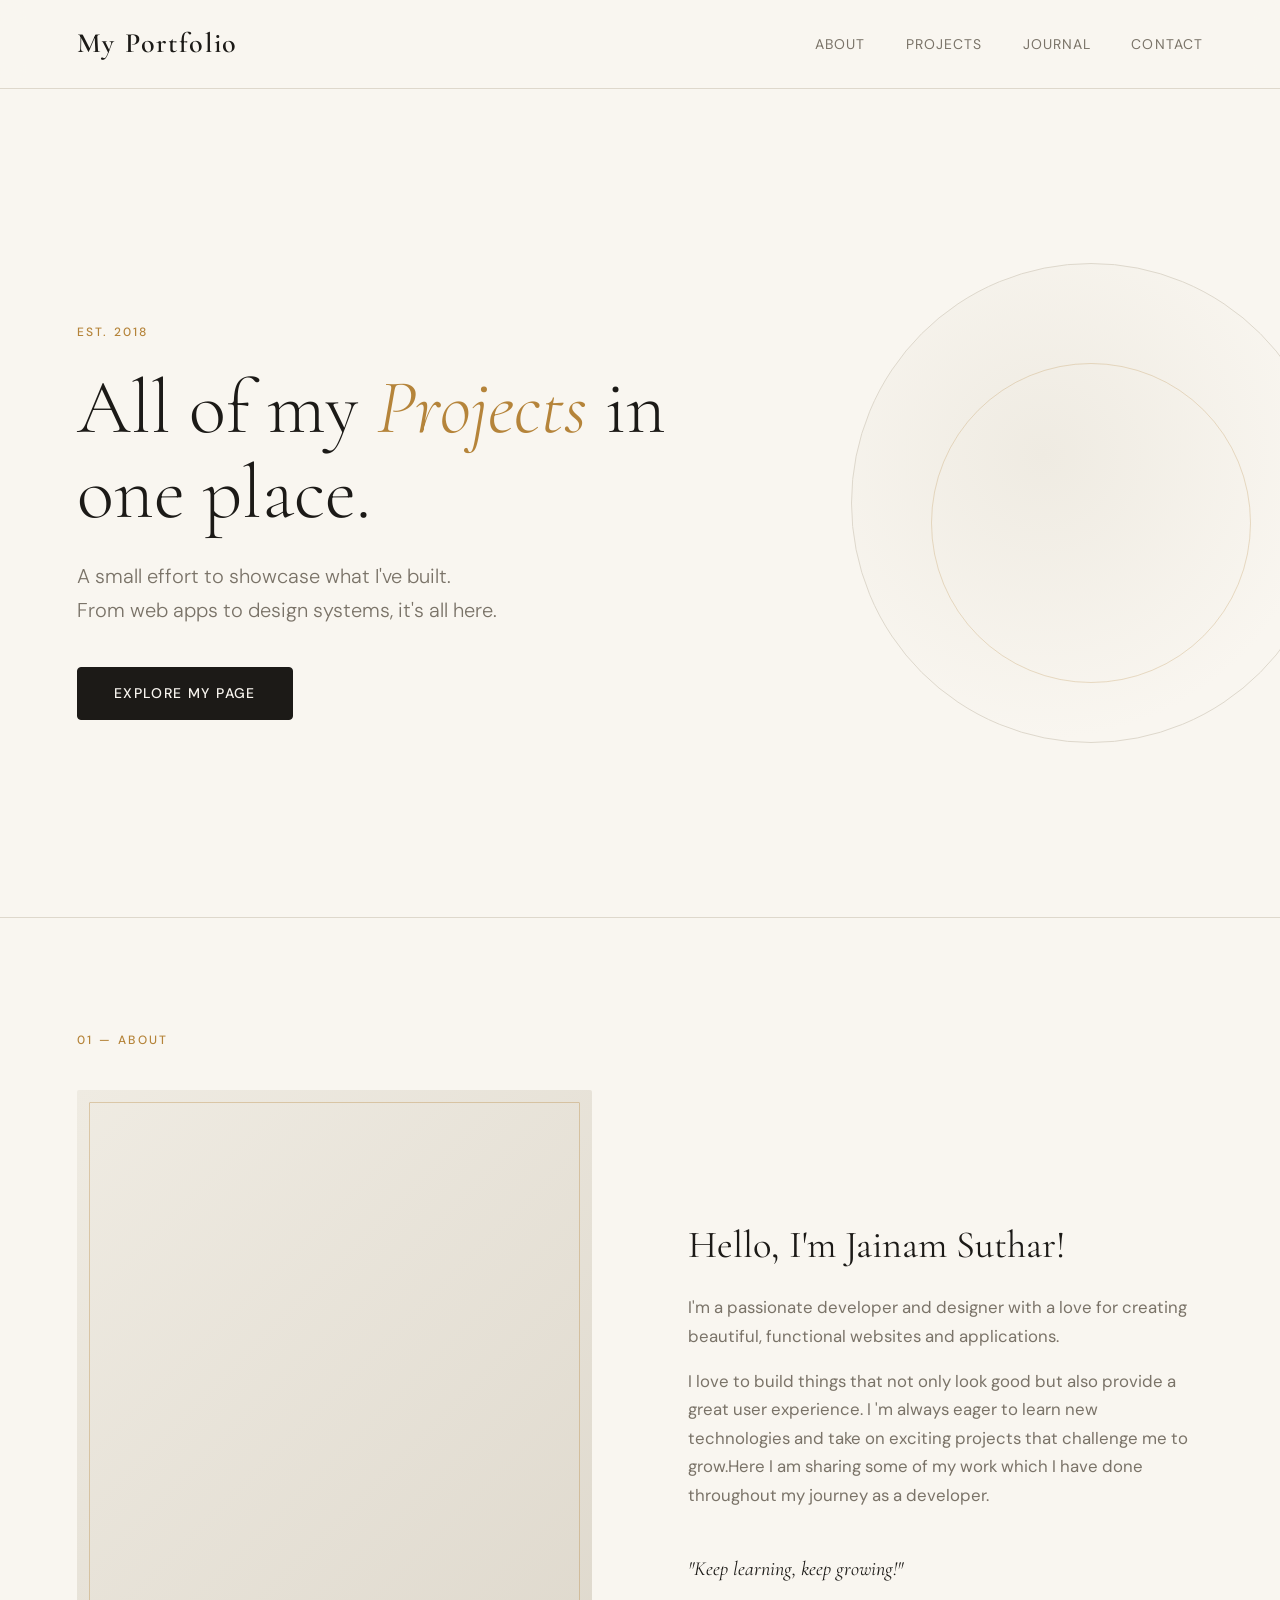
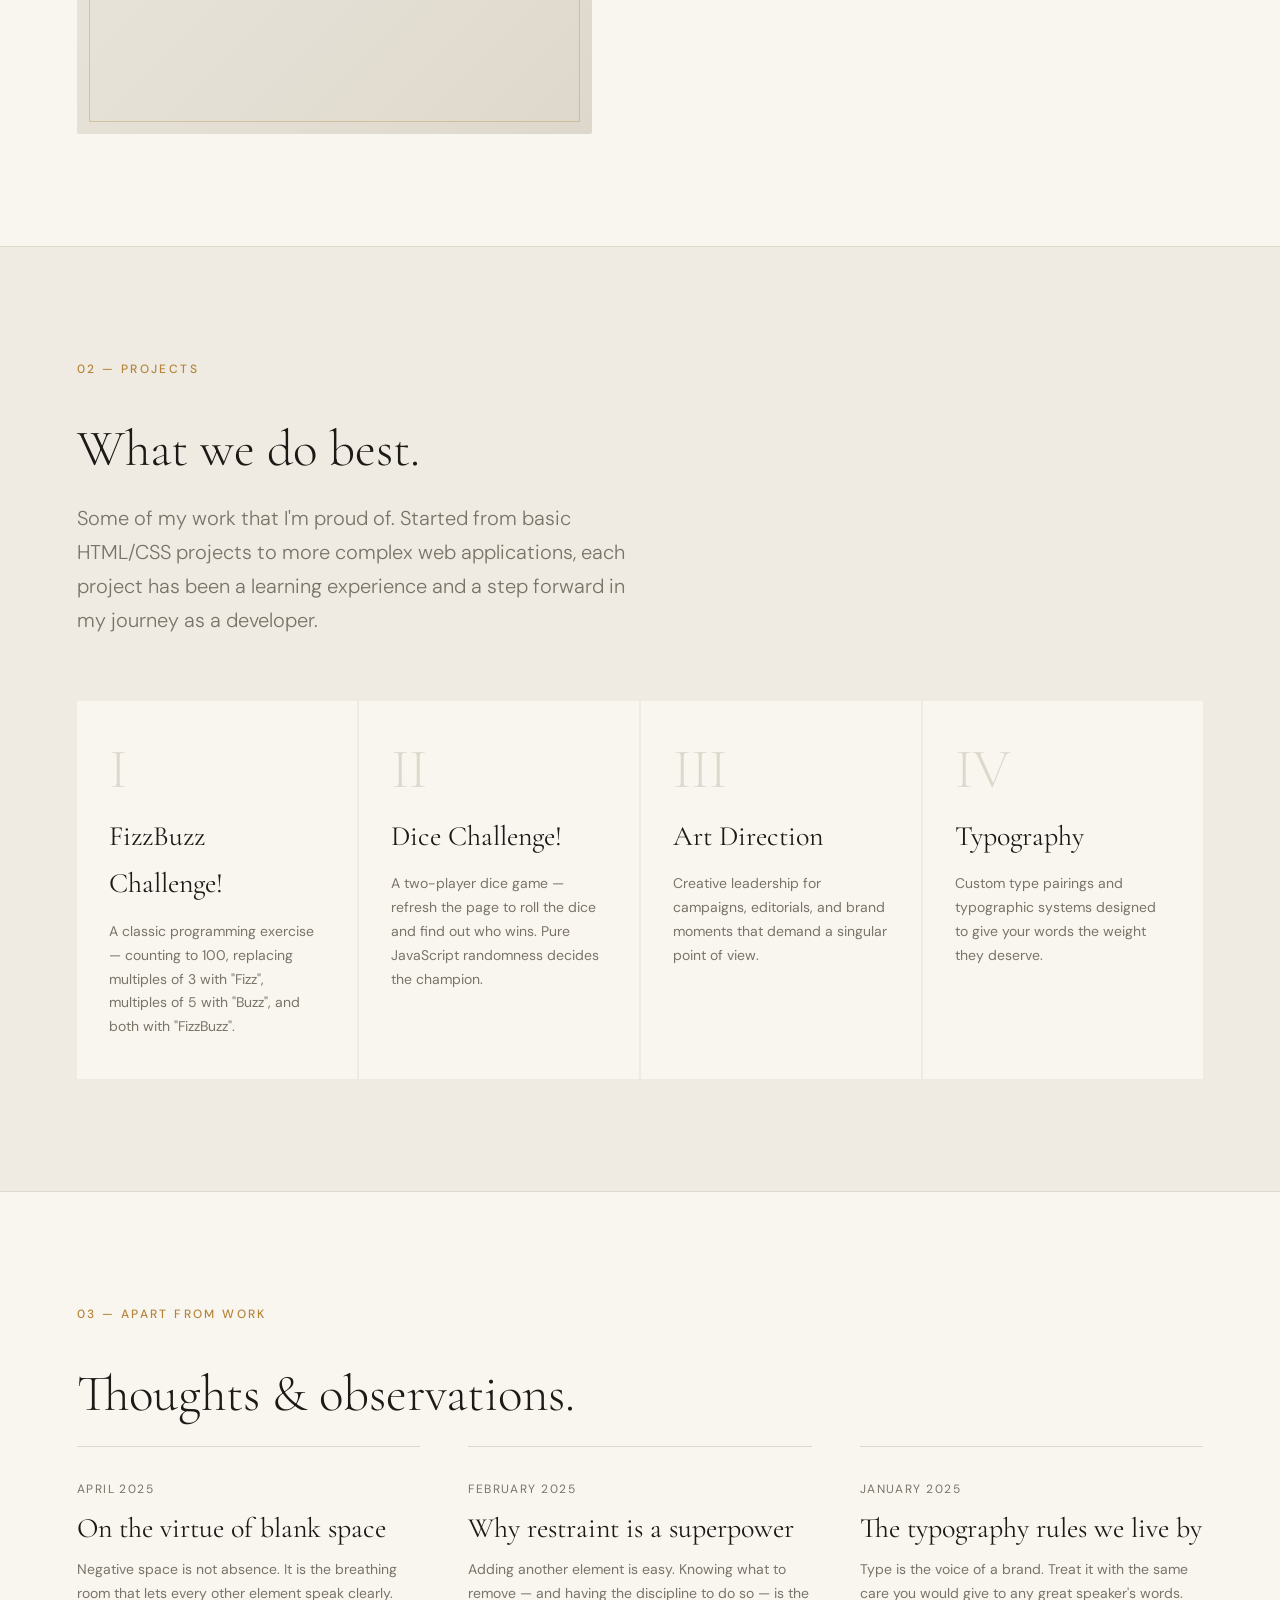
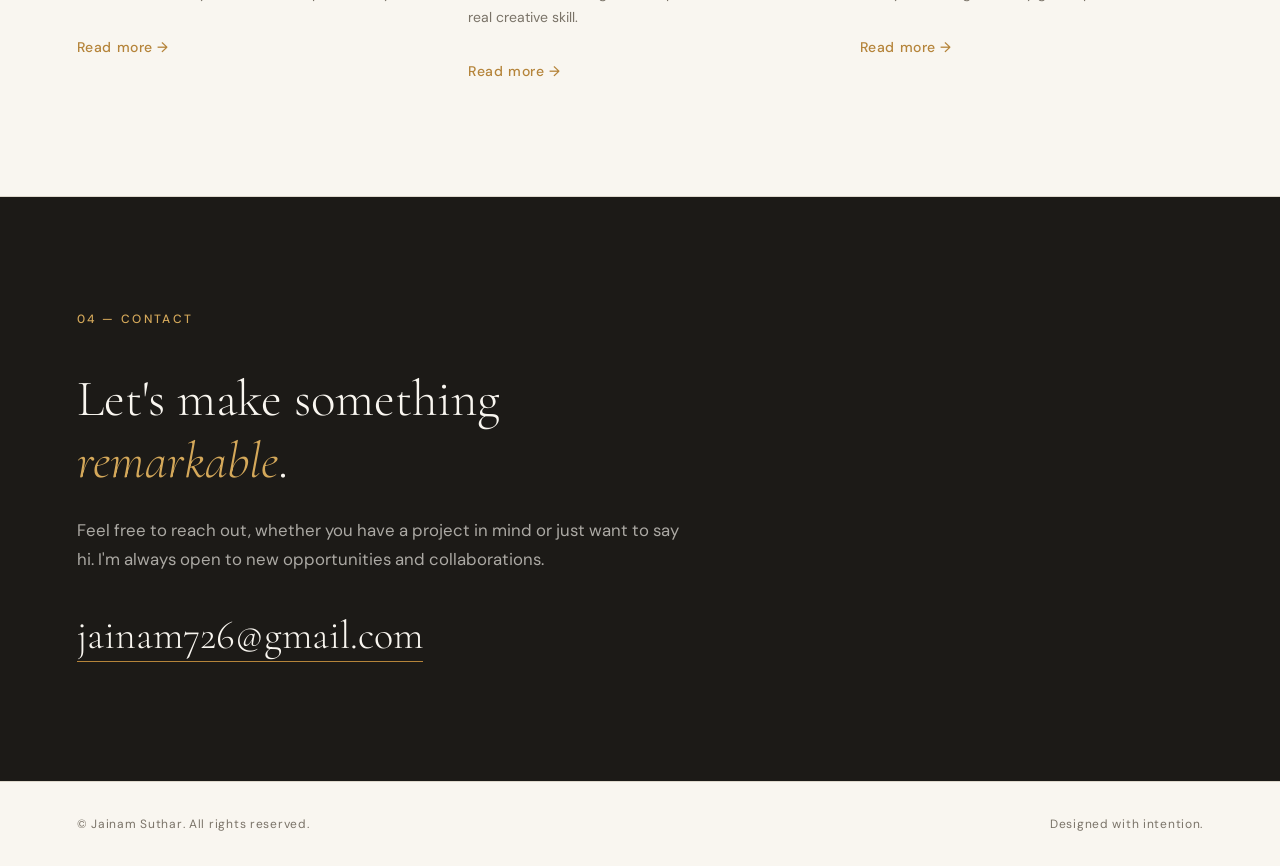
<file: index.html>
<!DOCTYPE html>
<html lang="en">
<head>
  <meta charset="UTF-8" />
  <meta name="viewport" content="width=device-width, initial-scale=1.0"/>
  <title>My Portfolio</title>
  <link rel="stylesheet" href="style.css" />
  <link href="https://fonts.googleapis.com/css2?family=Cormorant+Garamond:ital,wght@0,300;0,400;0,600;1,300;1,400&family=DM+Sans:wght@300;400;500&display=swap" rel="stylesheet"/>
</head>
<body>

  <!-- ── NAVIGATION ── -->
  <nav class="navbar">
    <div class="nav-logo">My Portfolio</div>
    <ul class="nav-links">
      <li><a href="#about">About</a></li>
      <li><a href="#services">Projects</a></li>
      <li><a href="#journal">Journal</a></li>
      <li><a href="#contact">Contact</a></li>
    </ul>
  </nav>

  <!-- ── HERO ── -->
  <header class="hero">
    <div class="hero-content">
      <span class="hero-eyebrow">Est. 2018</span>
      <h1 class="hero-title">
        All of my <em>Projects</em> in one place.
      </h1>
      <p class="hero-sub">
        A small effort to showcase what I've built.<br>
        From web apps to design systems, it's all here.
      </p>
      <a href="#about" class="btn-primary">Explore my page</a>
    </div>
    <div class="hero-ornament" aria-hidden="true">
      <div class="circle c1"></div>
      <div class="circle c2"></div>
    </div>
  </header>

  <main>

    <!-- ── ABOUT ── -->
    <section id="about" class="section about">
      <div class="section-label">01 — About</div>
      <div class="about-grid">
        <div class="about-image">
          <div class="img-block"></div>
        </div>
        <div class="about-text">
          <h2>Hello, I'm Jainam Suthar!</h2>
          <p>
            I'm a passionate developer and designer with a love for creating beautiful, functional websites and applications.
          </p>
          <p>
            I love to build things that not only look good but also provide a great user experience. I
'm always eager to learn new technologies and take on exciting projects that challenge me to grow.Here I am sharing some of my work which I have done throughout my journey as a developer.
          </p>
          <br>
          <p>
            <em>"Keep learning, keep growing!"</em>
          </p>
        </div>
      </div>
    </section>

    <!-- ── SERVICES ── -->
    <section id="services" class="section services">
      <div class="section-label">02 — Projects</div>
      <h2 class="section-title">What we do best.</h2>
      <p class="section-intro">
        Some of my work that I'm proud of. Started from basic HTML/CSS projects to more complex web applications, each project has been a learning experience and a step forward in my journey as a developer.

      <div class="cards">
        <a href="fizzbuzz.html" class="card card-link">
          <span class="card-num">I</span>
          <h3>FizzBuzz Challenge!</h3>
          <p>
            A classic programming exercise — counting to 100, replacing multiples of 3 with "Fizz", multiples of 5 with "Buzz", and both with "FizzBuzz".
          </p>
        </a>

        <a href="DiceGame/dicee.html" class="card card-link">
          <span class="card-num">II</span>
          <h3>Dice Challenge!</h3>
          <p>
            A two-player dice game — refresh the page to roll the dice and find out who wins. Pure JavaScript randomness decides the champion.
          </p>
        </a>

        <article class="card">
          <span class="card-num">III</span>
          <h3>Art Direction</h3>
          <p>
            Creative leadership for campaigns, editorials, and brand moments
            that demand a singular point of view.
          </p>
        </article>

        <article class="card">
          <span class="card-num">IV</span>
          <h3>Typography</h3>
          <p>
            Custom type pairings and typographic systems designed to give your
            words the weight they deserve.
          </p>
        </article>
      </div>
    </section>

    <!-- ── JOURNAL ── -->
    <section id="journal" class="section journal">
      <div class="section-label">03 — Apart from work</div>
      <h2 class="section-title">Thoughts & observations.</h2>

      <div class="posts">
        <article class="post">
          <span class="post-date">April 2025</span>
          <h3>On the virtue of blank space</h3>
          <p>
            Negative space is not absence. It is the breathing room that lets
            every other element speak clearly.
          </p>
          <br>
          <a href="#" class="post-link">Read more →</a>
        </article>

        <article class="post">
          <span class="post-date">February 2025</span>
          <h3>Why restraint is a superpower</h3>
          <p>
            Adding another element is easy. Knowing what to remove — and having
            the discipline to do so — is the real creative skill.
          </p>
          <br>
          <a href="#" class="post-link">Read more →</a>
        </article>

        <article class="post">
          <span class="post-date">January 2025</span>
          <h3>The typography rules we live by</h3>
          <p>
            Type is the voice of a brand. Treat it with the same care you would
            give to any great speaker's words.
          </p>
          <br>
          <a href="#" class="post-link">Read more →</a>
        </article>
      </div>
    </section>

    <!-- ── CONTACT ── -->
    <section id="contact" class="section contact">
      <div class="section-label">04 — Contact</div>
      <div class="contact-inner">
        <h2>Let's make something <em>remarkable</em>.</h2>
        <p>
          Feel free to reach out, whether you have a project in mind or just want to say hi. I'm always open to new opportunities and collaborations.
        </p>
        <br>
        <p class="contact-email">
          <a href="mailto:jainam726@gmail.com">jainam726@gmail.com</a>
        </p>
      </div>
    </section>

  </main>

  <!-- ── FOOTER ── -->
  <footer class="footer">
    <p>&copy;  Jainam Suthar. All rights reserved.</p>
    <p>Designed with intention.</p>
  </footer>

</body>
</html>
</file>
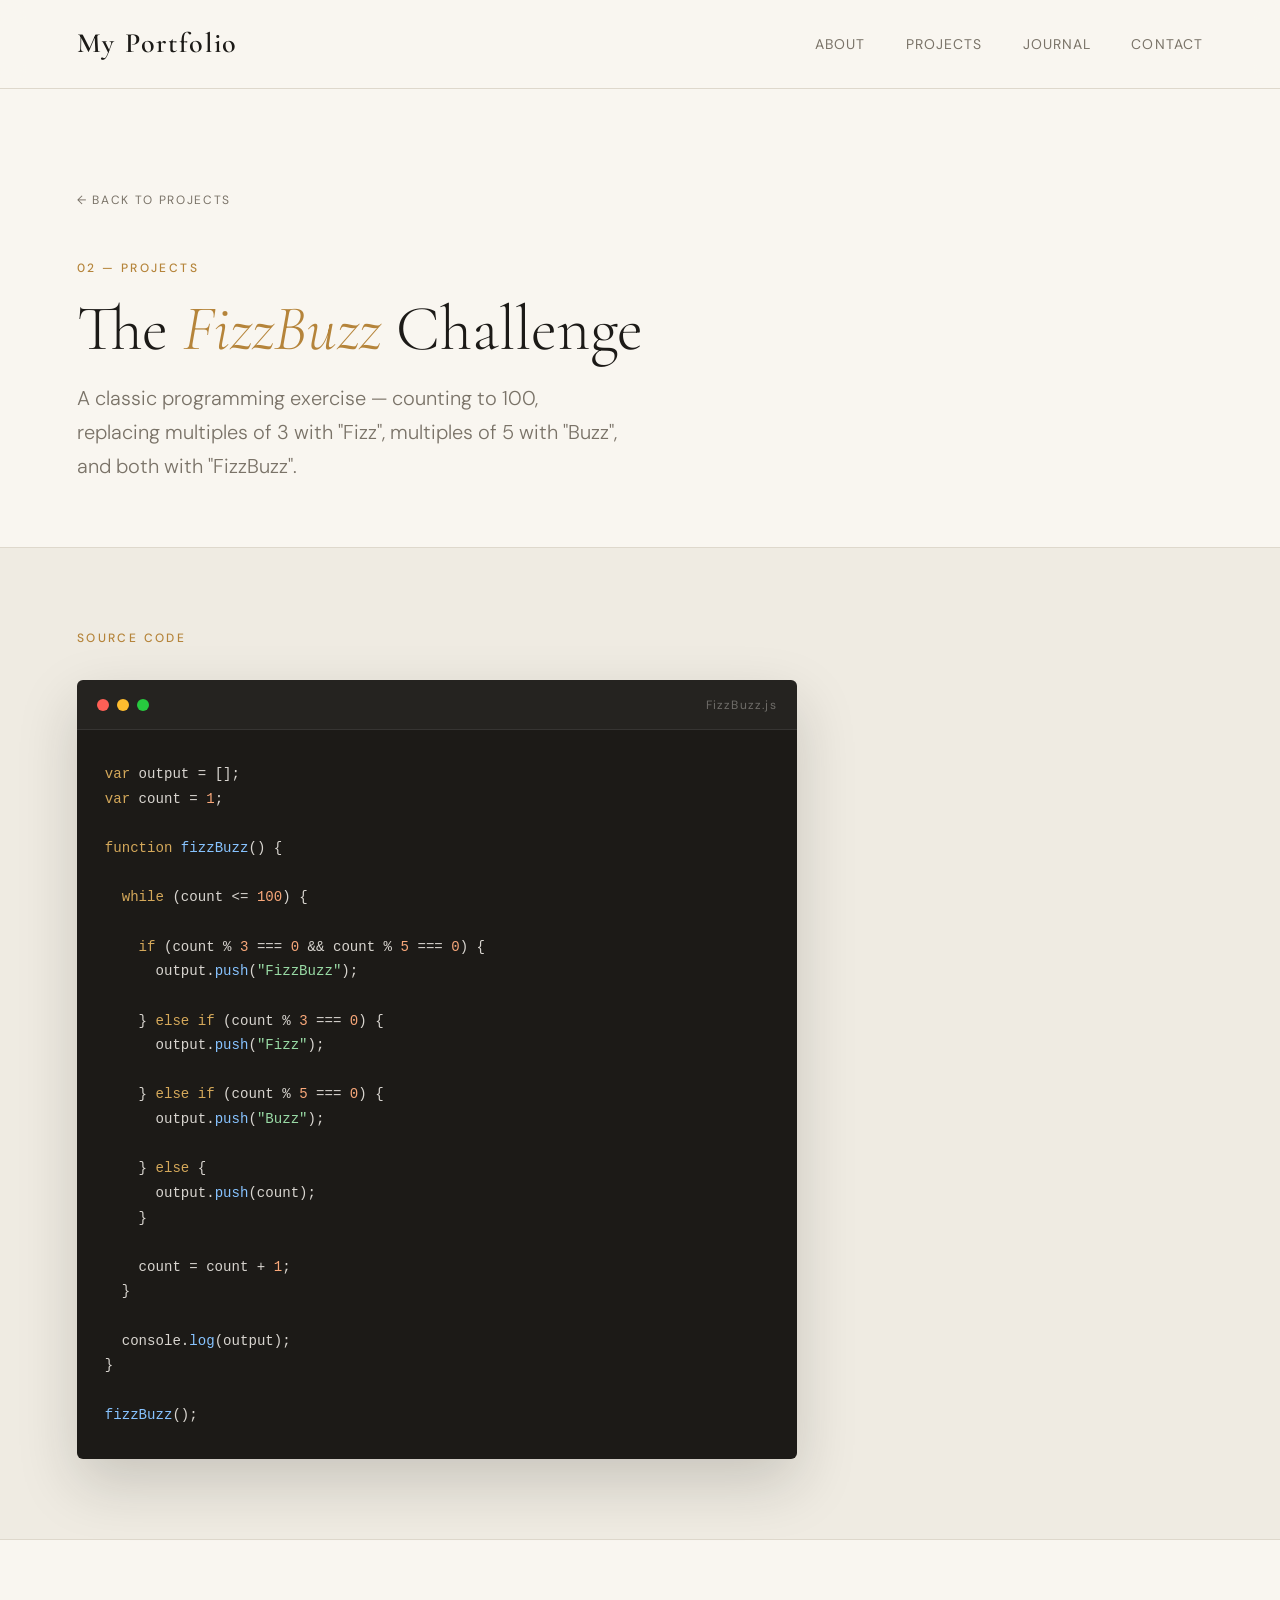
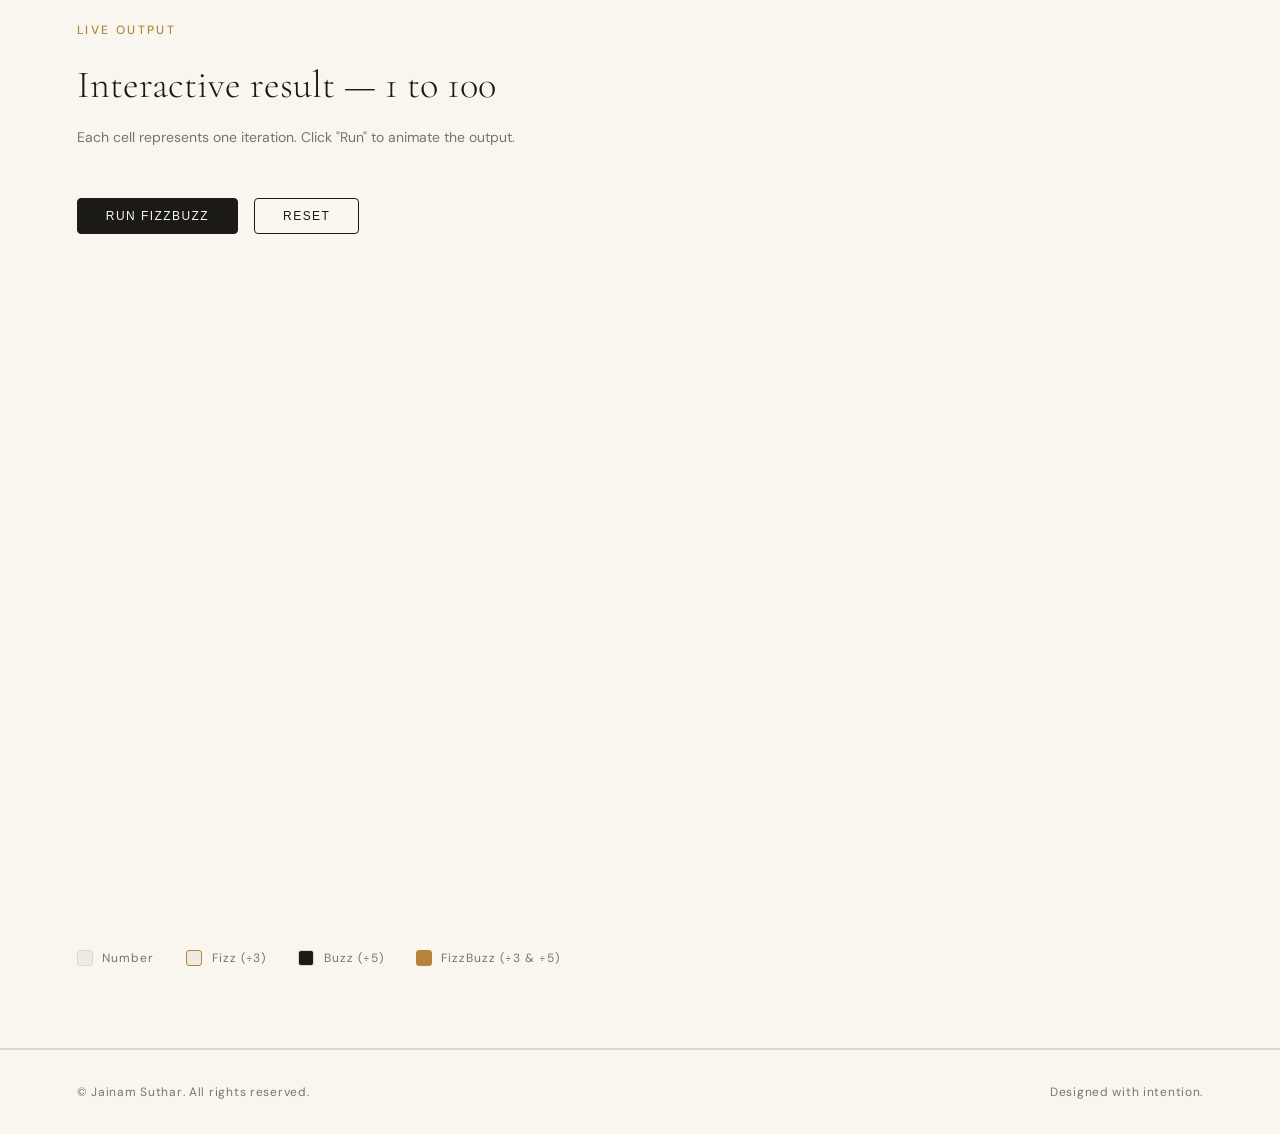
<file: fizzbuzz.html>
<!DOCTYPE html>
<html lang="en">
<head>
  <meta charset="UTF-8" />
  <meta name="viewport" content="width=device-width, initial-scale=1.0"/>
  <title>FizzBuzz — Jainam Suthar</title>
  <link rel="stylesheet" href="style.css" />
  <link href="https://fonts.googleapis.com/css2?family=Cormorant+Garamond:ital,wght@0,300;0,400;0,600;1,300;1,400&family=DM+Sans:wght@300;400;500&display=swap" rel="stylesheet"/>
  <style>
    /* ── FIZZBUZZ PAGE SPECIFIC ── */
    .fb-hero {
      padding: 6rem 6vw 4rem;
      border-bottom: 1px solid var(--clr-border);
      animation: fadeUp 0.8s ease both;
    }

    .fb-back {
      display: inline-flex;
      align-items: center;
      gap: 0.5rem;
      font-size: var(--fz-xs);
      letter-spacing: 0.14em;
      text-transform: uppercase;
      color: var(--clr-ink-mute);
      margin-bottom: 3rem;
      transition: color var(--transition);
    }

    .fb-back:hover { color: var(--clr-accent); }

    .fb-hero .section-label { margin-bottom: 1rem; }

    .fb-hero h1 {
      font-family: var(--ff-serif);
      font-size: clamp(var(--fz-2xl), 5vw, var(--fz-4xl));
      font-weight: 300;
      line-height: 1.1;
      margin-bottom: 1rem;
    }

    .fb-hero h1 em {
      font-style: italic;
      color: var(--clr-accent);
    }

    .fb-hero p {
      font-size: var(--fz-lg);
      color: var(--clr-ink-mute);
      font-weight: 300;
      max-width: 540px;
    }

    /* ── CODE BLOCK ── */
    .fb-code-section {
      padding: 5rem 6vw;
      background: var(--clr-surface);
      border-bottom: 1px solid var(--clr-border);
    }

    .fb-code-section .section-label { margin-bottom: 2rem; }

    .code-window {
      background: var(--clr-ink);
      border-radius: 6px;
      overflow: hidden;
      max-width: 720px;
      box-shadow: 0 24px 60px rgba(28,26,23,0.18);
    }

    .code-topbar {
      display: flex;
      align-items: center;
      gap: 0.5rem;
      padding: 0.9rem 1.25rem;
      background: rgba(255,255,255,0.04);
      border-bottom: 1px solid rgba(255,255,255,0.08);
    }

    .code-dot {
      width: 12px;
      height: 12px;
      border-radius: 50%;
    }

    .dot-red   { background: #FF5F56; }
    .dot-yellow{ background: #FFBD2E; }
    .dot-green { background: #27C93F; }

    .code-filename {
      margin-left: auto;
      font-size: var(--fz-xs);
      color: rgba(249,246,240,0.35);
      letter-spacing: 0.1em;
      font-family: var(--ff-sans);
    }

    pre {
      margin: 0;
      padding: 2rem 1.75rem;
      overflow-x: auto;
      font-family: 'Courier New', Courier, monospace;
      font-size: 0.88rem;
      line-height: 1.75;
      color: rgba(249,246,240,0.85);
    }

    /* Syntax colouring */
    .kw  { color: #D4A85A; }   /* keywords */
    .fn  { color: #87C3FF; }   /* function names */
    .str { color: #98D9A4; }   /* strings */
    .num { color: #F9A87A; }   /* numbers */
    .cm  { color: rgba(249,246,240,0.35); font-style: italic; }

    /* ── OUTPUT GRID ── */
    .fb-output-section {
      padding: 5rem 6vw;
      border-bottom: 1px solid var(--clr-border);
    }

    .fb-output-section .section-label { margin-bottom: 0.75rem; }

    .fb-output-section h2 {
      font-family: var(--ff-serif);
      font-size: clamp(var(--fz-xl), 3vw, var(--fz-2xl));
      font-weight: 300;
      margin-bottom: 0.5rem;
    }

    .fb-output-section > p {
      color: var(--clr-ink-mute);
      font-size: var(--fz-sm);
      margin-bottom: 3rem;
    }

    .fb-controls {
      display: flex;
      gap: 1rem;
      margin-bottom: 2.5rem;
      flex-wrap: wrap;
    }

    .fb-btn {
      display: inline-block;
      padding: 0.65rem 1.75rem;
      font-size: var(--fz-xs);
      font-weight: 500;
      letter-spacing: 0.12em;
      text-transform: uppercase;
      border-radius: var(--radius);
      cursor: pointer;
      border: 1px solid var(--clr-ink);
      background: var(--clr-ink);
      color: var(--clr-bg);
      transition: background var(--transition), color var(--transition), border-color var(--transition), transform var(--transition);
    }

    .fb-btn:hover {
      background: var(--clr-accent);
      border-color: var(--clr-accent);
      transform: translateY(-2px);
    }

    .fb-btn.outline {
      background: transparent;
      color: var(--clr-ink);
    }

    .fb-btn.outline:hover {
      background: var(--clr-ink);
      color: var(--clr-bg);
    }

    .fb-grid {
      display: grid;
      grid-template-columns: repeat(auto-fill, minmax(72px, 1fr));
      gap: 6px;
    }

    .fb-cell {
      aspect-ratio: 1;
      display: flex;
      align-items: center;
      justify-content: center;
      font-size: 0.8rem;
      font-weight: 500;
      border-radius: var(--radius);
      background: var(--clr-surface);
      color: var(--clr-ink);
      border: 1px solid var(--clr-border);
      opacity: 0;
      transform: scale(0.85);
      transition: opacity 0.25s ease, transform 0.25s ease;
    }

    .fb-cell.visible {
      opacity: 1;
      transform: scale(1);
    }

    .fb-cell.fizz {
      background: var(--clr-surface);
      border-color: var(--clr-accent);
      color: var(--clr-accent);
      font-family: var(--ff-serif);
      font-style: italic;
    }

    .fb-cell.buzz {
      background: var(--clr-ink);
      border-color: var(--clr-ink);
      color: var(--clr-bg);
      font-family: var(--ff-serif);
      font-style: italic;
    }

    .fb-cell.fizzbuzz {
      background: var(--clr-accent);
      border-color: var(--clr-accent);
      color: var(--clr-white);
      font-family: var(--ff-serif);
      font-style: italic;
      font-size: 0.72rem;
    }

    /* Legend */
    .fb-legend {
      display: flex;
      gap: 2rem;
      margin-top: 2rem;
      flex-wrap: wrap;
    }

    .legend-item {
      display: flex;
      align-items: center;
      gap: 0.6rem;
      font-size: var(--fz-xs);
      letter-spacing: 0.08em;
      color: var(--clr-ink-mute);
    }

    .legend-swatch {
      width: 16px;
      height: 16px;
      border-radius: 3px;
      border: 1px solid var(--clr-border);
      flex-shrink: 0;
    }

    .swatch-num      { background: var(--clr-surface); }
    .swatch-fizz     { background: var(--clr-surface); border-color: var(--clr-accent); }
    .swatch-buzz     { background: var(--clr-ink); }
    .swatch-fizzbuzz { background: var(--clr-accent); border-color: var(--clr-accent); }

    /* ── FOOTER ── */
    .footer { margin-top: 0; }

    @media (max-width: 768px) {
      .fb-grid { grid-template-columns: repeat(auto-fill, minmax(58px, 1fr)); }
    }
  </style>
</head>
<body>

  <!-- ── NAVIGATION ── -->
  <nav class="navbar">
    <div class="nav-logo">My Portfolio</div>
    <ul class="nav-links">
      <li><a href="index.html#about">About</a></li>
      <li><a href="index.html#services">Projects</a></li>
      <li><a href="index.html#journal">Journal</a></li>
      <li><a href="index.html#contact">Contact</a></li>
    </ul>
  </nav>

  <!-- ── HERO ── -->
  <div class="fb-hero">
    <a href="index.html#services" class="fb-back">← Back to Projects</a>
    <div class="section-label">02 — Projects </div>
    <h1>The <em>FizzBuzz</em> Challenge</h1>
    <p>A classic programming exercise — counting to 100, replacing multiples of 3 with "Fizz", multiples of 5 with "Buzz", and both with "FizzBuzz".</p>
  </div>

  <main>

    <!-- ── CODE ── -->
    <section class="fb-code-section">
      <div class="section-label">Source Code</div>
      <div class="code-window">
        <div class="code-topbar">
          <span class="code-dot dot-red"></span>
          <span class="code-dot dot-yellow"></span>
          <span class="code-dot dot-green"></span>
          <span class="code-filename">FizzBuzz.js</span>
        </div>
        <pre><span class="kw">var</span> output = [];
<span class="kw">var</span> count = <span class="num">1</span>;

<span class="kw">function</span> <span class="fn">fizzBuzz</span>() {

  <span class="kw">while</span> (count <= <span class="num">100</span>) {

    <span class="kw">if</span> (count % <span class="num">3</span> === <span class="num">0</span> && count % <span class="num">5</span> === <span class="num">0</span>) {
      output.<span class="fn">push</span>(<span class="str">"FizzBuzz"</span>);

    } <span class="kw">else if</span> (count % <span class="num">3</span> === <span class="num">0</span>) {
      output.<span class="fn">push</span>(<span class="str">"Fizz"</span>);

    } <span class="kw">else if</span> (count % <span class="num">5</span> === <span class="num">0</span>) {
      output.<span class="fn">push</span>(<span class="str">"Buzz"</span>);

    } <span class="kw">else</span> {
      output.<span class="fn">push</span>(count);
    }

    count = count + <span class="num">1</span>;
  }

  console.<span class="fn">log</span>(output);
}

<span class="fn">fizzBuzz</span>();</pre>
      </div>
    </section>

    <!-- ── INTERACTIVE OUTPUT ── -->
    <section class="fb-output-section">
      <div class="section-label">Live Output</div>
      <h2>Interactive result — 1 to 100</h2>
      <p>Each cell represents one iteration. Click "Run" to animate the output.</p>

      <div class="fb-controls">
        <button class="fb-btn" id="runBtn" onclick="runFizzBuzz()">Run FizzBuzz</button>
        <button class="fb-btn outline" onclick="resetFizzBuzz()">Reset</button>
      </div>

      <div class="fb-grid" id="fbGrid"></div>

      <div class="fb-legend">
        <div class="legend-item">
          <div class="legend-swatch swatch-num"></div>
          Number
        </div>
        <div class="legend-item">
          <div class="legend-swatch swatch-fizz"></div>
          Fizz (÷3)
        </div>
        <div class="legend-item">
          <div class="legend-swatch swatch-buzz"></div>
          Buzz (÷5)
        </div>
        <div class="legend-item">
          <div class="legend-swatch swatch-fizzbuzz"></div>
          FizzBuzz (÷3 &amp; ÷5)
        </div>
      </div>
    </section>

  </main>

  <footer class="footer">
    <p>&copy; Jainam Suthar. All rights reserved.</p>
    <p>Designed with intention.</p>
  </footer>

  <script>
    // Build the grid on load (cells hidden)
    const grid = document.getElementById('fbGrid');

    function buildGrid() {
      grid.innerHTML = '';
      for (let i = 1; i <= 100; i++) {
        const cell = document.createElement('div');
        cell.className = 'fb-cell';
        cell.id = 'cell-' + i;

        let label, type;
        if (i % 15 === 0)     { label = 'FizzBuzz'; type = 'fizzbuzz'; }
        else if (i % 3 === 0) { label = 'Fizz';     type = 'fizz'; }
        else if (i % 5 === 0) { label = 'Buzz';     type = 'buzz'; }
        else                   { label = i;          type = 'num'; }

        cell.textContent = label;
        cell.dataset.type = type;
        grid.appendChild(cell);
      }
    }

    function runFizzBuzz() {
      document.getElementById('runBtn').disabled = true;
      const cells = grid.querySelectorAll('.fb-cell');
      cells.forEach((cell, idx) => {
        setTimeout(() => {
          cell.classList.add(cell.dataset.type, 'visible');
        }, idx * 28);
      });
    }

    function resetFizzBuzz() {
      buildGrid();
      document.getElementById('runBtn').disabled = false;
    }

    buildGrid();
  </script>

</body>
</html>
</file>
<file: style.css>
/* ── RESET & BASE ── */
*, *::before, *::after {
  box-sizing: border-box;
  margin: 0;
  padding: 0;
}

:root {
  --clr-bg:       #F9F6F0;
  --clr-surface:  #EFEBE2;
  --clr-ink:      #1C1A17;
  --clr-ink-mute: #7A7368;
  --clr-accent:   #B5843A;
  --clr-accent-lt:#D4A85A;
  --clr-border:   #DED8CC;
  --clr-white:    #FFFFFF;

  --ff-serif:  'Cormorant Garamond', Georgia, serif;
  --ff-sans:   'DM Sans', system-ui, sans-serif;

  --fz-xs:   0.75rem;
  --fz-sm:   0.875rem;
  --fz-base: 1rem;
  --fz-lg:   1.25rem;
  --fz-xl:   1.75rem;
  --fz-2xl:  2.5rem;
  --fz-3xl:  3.5rem;
  --fz-4xl:  5rem;

  --radius: 4px;
  --transition: 0.3s ease;
}

html {
  scroll-behavior: smooth;
}

body {
  background-color: var(--clr-bg);
  color: var(--clr-ink);
  font-family: var(--ff-sans);
  font-size: var(--fz-base);
  line-height: 1.7;
  -webkit-font-smoothing: antialiased;
}

a {
  color: inherit;
  text-decoration: none;
}

img { display: block; max-width: 100%; }

/* ── NAVIGATION ── */
.navbar {
  position: sticky;
  top: 0;
  z-index: 100;
  display: flex;
  align-items: center;
  justify-content: space-between;
  padding: 1.25rem 6vw;
  background: rgba(249, 246, 240, 0.88);
  backdrop-filter: blur(12px);
  border-bottom: 1px solid var(--clr-border);
}

.nav-logo {
  font-family: var(--ff-serif);
  font-size: var(--fz-xl);
  font-weight: 600;
  letter-spacing: 0.06em;
  color: var(--clr-ink);
}

.nav-links {
  list-style: none;
  display: flex;
  gap: 2.5rem;
}

.nav-links a {
  font-size: var(--fz-sm);
  font-weight: 400;
  letter-spacing: 0.08em;
  text-transform: uppercase;
  color: var(--clr-ink-mute);
  transition: color var(--transition);
}

.nav-links a:hover {
  color: var(--clr-accent);
}

/* ── HERO ── */
.hero {
  position: relative;
  min-height: 92vh;
  display: flex;
  align-items: center;
  padding: 8rem 6vw 6rem;
  overflow: hidden;
}

.hero-content {
  position: relative;
  z-index: 2;
  max-width: 680px;
  animation: fadeUp 1s ease both;
}

.hero-eyebrow {
  display: inline-block;
  font-size: var(--fz-xs);
  letter-spacing: 0.18em;
  text-transform: uppercase;
  color: var(--clr-accent);
  margin-bottom: 1.5rem;
  font-family: var(--ff-sans);
  font-weight: 500;
}

.hero-title {
  font-family: var(--ff-serif);
  font-size: clamp(var(--fz-3xl), 6vw, var(--fz-4xl));
  font-weight: 300;
  line-height: 1.1;
  color: var(--clr-ink);
  margin-bottom: 1.5rem;
}

.hero-title em {
  font-style: italic;
  color: var(--clr-accent);
}

.hero-sub {
  font-size: var(--fz-lg);
  color: var(--clr-ink-mute);
  line-height: 1.7;
  margin-bottom: 2.5rem;
  font-weight: 300;
}

.btn-primary {
  display: inline-block;
  padding: 0.85rem 2.25rem;
  background: var(--clr-ink);
  color: var(--clr-bg);
  font-size: var(--fz-sm);
  font-weight: 500;
  letter-spacing: 0.1em;
  text-transform: uppercase;
  border: 1px solid var(--clr-ink);
  border-radius: var(--radius);
  transition: background var(--transition), color var(--transition), transform var(--transition);
}

.btn-primary:hover {
  background: var(--clr-accent);
  border-color: var(--clr-accent);
  transform: translateY(-2px);
}

/* Hero ornament circles */
.hero-ornament {
  position: absolute;
  right: -4vw;
  top: 50%;
  transform: translateY(-50%);
  z-index: 1;
  pointer-events: none;
}

.circle {
  border-radius: 50%;
  position: absolute;
  border: 1px solid var(--clr-border);
}

.c1 {
  width: 480px;
  height: 480px;
  top: -240px;
  right: 0;
  background: radial-gradient(circle at 40% 40%, var(--clr-surface) 0%, transparent 70%);
  animation: rotate 40s linear infinite;
}

.c2 {
  width: 320px;
  height: 320px;
  top: -140px;
  right: 80px;
  border-color: var(--clr-accent);
  opacity: 0.25;
  animation: rotate 28s linear infinite reverse;
}

/* ── SECTIONS ── */
.section {
  padding: 7rem 6vw;
  border-top: 1px solid var(--clr-border);
}

.section-label {
  font-size: var(--fz-xs);
  letter-spacing: 0.2em;
  text-transform: uppercase;
  color: var(--clr-accent);
  font-weight: 500;
  margin-bottom: 2.5rem;
}

.section-title {
  font-family: var(--ff-serif);
  font-size: clamp(var(--fz-2xl), 4vw, var(--fz-3xl));
  font-weight: 300;
  line-height: 1.2;
  margin-bottom: 1.25rem;
}

.section-intro {
  font-size: var(--fz-lg);
  color: var(--clr-ink-mute);
  max-width: 560px;
  font-weight: 300;
  margin-bottom: 4rem;
}

/* ── ABOUT ── */
.about-grid {
  display: grid;
  grid-template-columns: 1fr 1fr;
  gap: 6rem;
  align-items: center;
}

.img-block {
  width: 100%;
  aspect-ratio: 4/5;
  background: linear-gradient(135deg, var(--clr-surface) 0%, var(--clr-border) 100%);
  border-radius: 2px;
  position: relative;
  overflow: hidden;
}

.img-block::after {
  content: '';
  position: absolute;
  inset: 12px;
  border: 1px solid rgba(181, 132, 58, 0.35);
  border-radius: 1px;
  pointer-events: none;
}

.about-text h2 {
  font-family: var(--ff-serif);
  font-size: clamp(var(--fz-xl), 3vw, var(--fz-2xl));
  font-weight: 400;
  line-height: 1.25;
  margin-bottom: 1.5rem;
}

.about-text p {
  color: var(--clr-ink-mute);
  margin-bottom: 1rem;
  font-size: 1.05rem;
}

.about-text em {
  font-family: var(--ff-serif);
  font-style: italic;
  font-size: var(--fz-lg);
  color: var(--clr-ink);
}

/* ── SERVICES ── */
.services {
  background: var(--clr-surface);
}

.cards {
  display: grid;
  grid-template-columns: repeat(auto-fit, minmax(240px, 1fr));
  gap: 2px;
}

.card {
  background: var(--clr-bg);
  padding: 2.5rem 2rem;
  transition: transform var(--transition), box-shadow var(--transition);
}

.card:hover {
  transform: translateY(-6px);
  box-shadow: 0 16px 40px rgba(28, 26, 23, 0.08);
}

.card-num {
  display: block;
  font-family: var(--ff-serif);
  font-size: var(--fz-3xl);
  font-weight: 300;
  color: var(--clr-border);
  line-height: 1;
  margin-bottom: 1rem;
}

.card h3 {
  font-family: var(--ff-serif);
  font-size: var(--fz-xl);
  font-weight: 400;
  margin-bottom: 0.75rem;
}

.card-link {
  display: block;
  text-decoration: none;
  color: inherit;
  cursor: pointer;
}

.card-link:hover {
  transform: translateY(-6px);
  box-shadow: 0 16px 40px rgba(28, 26, 23, 0.08);
}

.card-link h3 {
  transition: color var(--transition);
}

.card-link:hover h3 {
  color: var(--clr-accent);
}

.card p {
  font-size: var(--fz-sm);
  color: var(--clr-ink-mute);
  line-height: 1.7;
}

.btn-card {
  display: inline-block;
  margin-top: 1.25rem;
  padding: 0.55rem 1.4rem;
  font-size: var(--fz-xs);
  font-weight: 500;
  letter-spacing: 0.12em;
  text-transform: uppercase;
  color: var(--clr-accent);
  border: 1px solid var(--clr-accent);
  border-radius: var(--radius);
  transition: background var(--transition), color var(--transition), transform var(--transition);
}

.btn-card:hover {
  background: var(--clr-accent);
  color: var(--clr-white);
  transform: translateY(-2px);
}

/* ── JOURNAL ── */
.posts {
  display: grid;
  grid-template-columns: repeat(auto-fit, minmax(280px, 1fr));
  gap: 3rem;
}

.post {
  border-top: 1px solid var(--clr-border);
  padding-top: 2rem;
}

.post-date {
  font-size: var(--fz-xs);
  letter-spacing: 0.12em;
  text-transform: uppercase;
  color: var(--clr-ink-mute);
  display: block;
  margin-bottom: 0.75rem;
}

.post h3 {
  font-family: var(--ff-serif);
  font-size: var(--fz-xl);
  font-weight: 400;
  line-height: 1.25;
  margin-bottom: 0.75rem;
}

.post p {
  font-size: var(--fz-sm);
  color: var(--clr-ink-mute);
}

.post-link {
  font-size: var(--fz-sm);
  font-weight: 500;
  color: var(--clr-accent);
  letter-spacing: 0.04em;
  transition: letter-spacing var(--transition);
}

.post-link:hover {
  letter-spacing: 0.1em;
}

/* ── CONTACT ── */
.contact {
  background: var(--clr-ink);
  color: var(--clr-bg);
}

.contact .section-label {
  color: var(--clr-accent-lt);
}

.contact-inner {
  max-width: 620px;
}

.contact-inner h2 {
  font-family: var(--ff-serif);
  font-size: clamp(var(--fz-2xl), 4vw, var(--fz-3xl));
  font-weight: 300;
  line-height: 1.2;
  margin-bottom: 1.5rem;
}

.contact-inner h2 em {
  font-style: italic;
  color: var(--clr-accent-lt);
}

.contact-inner p {
  color: rgba(249,246,240,0.65);
  font-size: 1.05rem;
}

.contact-email a {
  font-family: var(--ff-serif);
  font-size: var(--fz-2xl);
  font-weight: 300;
  color: var(--clr-bg);
  border-bottom: 1px solid var(--clr-accent);
  padding-bottom: 2px;
  transition: color var(--transition), border-color var(--transition);
}

.contact-email a:hover {
  color: var(--clr-accent-lt);
  border-color: var(--clr-accent-lt);
}

/* ── FOOTER ── */
.footer {
  display: flex;
  justify-content: space-between;
  align-items: center;
  padding: 2rem 6vw;
  border-top: 1px solid var(--clr-border);
  font-size: var(--fz-xs);
  color: var(--clr-ink-mute);
  letter-spacing: 0.06em;
}

/* ── ANIMATIONS ── */
@keyframes fadeUp {
  from { opacity: 0; transform: translateY(28px); }
  to   { opacity: 1; transform: translateY(0); }
}

@keyframes rotate {
  from { transform: rotate(0deg); }
  to   { transform: rotate(360deg); }
}

/* ── RESPONSIVE ── */
@media (max-width: 768px) {
  .about-grid { grid-template-columns: 1fr; gap: 3rem; }
  .c1 { width: 300px; height: 300px; top: -150px; }
  .c2 { display: none; }
  .footer { flex-direction: column; gap: 0.5rem; text-align: center; }
  .nav-links { gap: 1.5rem; }
}
</file>
